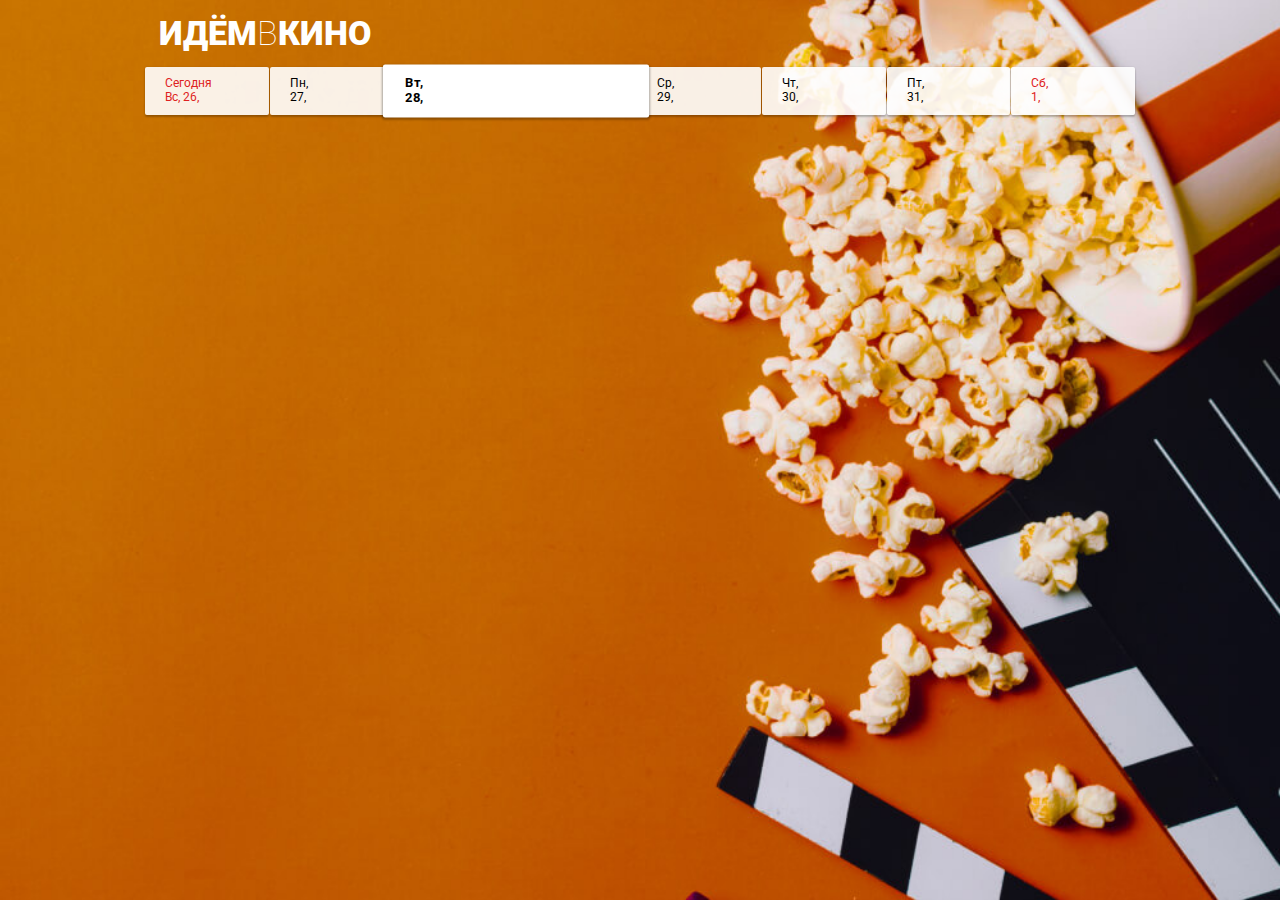
<file: index.html>
<!DOCTYPE html>
<html lang="ru">

<head>
  <meta charset="UTF-8">
  <meta name="viewport" content="width=device-width, initial-scale=1.0">
  <link href="https://cdn.jsdelivr.net/npm/bootstrap@5.0.2/dist/css/bootstrap.min.css" rel="stylesheet" integrity="sha384-EVSTQN3/azprG1Anm3QDgpJLIm9Nao0Yz1ztcQTwFspd3yD65VohhpuuCOmLASjC" crossorigin="anonymous">
  <script src="https://cdn.jsdelivr.net/npm/bootstrap@5.0.2/dist/js/bootstrap.bundle.min.js" integrity="sha384-MrcW6ZMFYlzcLA8Nl+NtUVF0sA7MsXsP1UyJoMp4YLEuNSfAP+JcXn/tWtIaxVXM" crossorigin="anonymous"></script>

  <meta http-equiv="X-UA-Compatible" content="ie=edge">
  <title>ИдёмВКино</title>
  <link rel="stylesheet" href="css/normalize.css">
  <link rel="stylesheet" href="css/styles.css">
  <link href="https://fonts.googleapis.com/css?family=Roboto:100,300,400,500,700,900&amp;subset=cyrillic,cyrillic-ext,latin-ext" rel="stylesheet">
</head>

<body>
  <header class="page-header">
    <h1 class="page-header__title">Идём<span>в</span>кино</h1>
  </header>

  <nav class="page-nav">
    <a class="page-nav__day page-nav__day_today" href="#">
      <span class="page-nav__day-week">Пн</span><span class="page-nav__day-number">31</span>
    </a>
    <a class="page-nav__day" href="#">
      <span class="page-nav__day-week">Вт</span><span class="page-nav__day-number">1</span>
    </a>
    <a class="page-nav__day page-nav__day_chosen" href="#">
      <span class="page-nav__day-week">Ср</span><span class="page-nav__day-number">2</span>
    </a>
    <a class="page-nav__day" href="#">
      <span class="page-nav__day-week">Чт</span><span class="page-nav__day-number">3</span>
    </a>
    <a class="page-nav__day" href="#">
      <span class="page-nav__day-week">Пт</span><span class="page-nav__day-number">4</span>
    </a>
    <a class="page-nav__day page-nav__day_weekend" href="#">
      <span class="page-nav__day-week">Сб</span><span class="page-nav__day-number">5</span>
    </a>
    <a class="page-nav__day page-nav__day_weekend" href="#">
      <span class="page-nav__day-week">Вс</span><span class="page-nav__day-number">6</span>
    </a>
  </nav>

  <main>
    <!--<section class="movie">
      <div class="movie__info">
        <div class="movie__poster">
          <img class="movie__poster-image" alt="Звёздные войны постер" src="i/poster1.jpg">
        </div>
        <div class="movie__description">
          <h2 class="movie__title">Звёздные войны XXIII: Атака клонированных клонов</h2>
          <p class="movie__synopsis">Две сотни лет назад малороссийские хутора разоряла шайка нехристей-ляхов во главе с могущественным колдуном.</p>
          <p class="movie__data">
            <span class="movie__data-duration">130 минут</span>
            <span class="movie__data-origin">США</span>
          </p>
        </div>
      </div>  

      <div class="movie-seances__hall">
        <h3 class="movie-seances__hall-title">Зал 1</h3>
        <ul class="movie-seances__list">
          <li class="movie-seances__time-block"><a class="movie-seances__time" href="hall.html">10:20</a></li>
          <li class="movie-seances__time-block"><a class="movie-seances__time" href="hall.html">14:10</a></li>
          <li class="movie-seances__time-block"><a class="movie-seances__time" href="hall.html">18:40</a></li>
          <li class="movie-seances__time-block"><a class="movie-seances__time" href="hall.html">22:00</a></li>
        </ul>
      </div>
      <div class="movie-seances__hall">
        <h3 class="movie-seances__hall-title">Зал 2</h3>
        <ul class="movie-seances__list">
          <li class="movie-seances__time-block"><a class="movie-seances__time" href="hall.html">11:15</a></li>
          <li class="movie-seances__time-block"><a class="movie-seances__time" href="hall.html">14:40</a></li>
          <li class="movie-seances__time-block"><a class="movie-seances__time" href="hall.html">16:00</a></li>
          <li class="movie-seances__time-block"><a class="movie-seances__time" href="hall.html">18:30</a></li>
          <li class="movie-seances__time-block"><a class="movie-seances__time" href="hall.html">21:00</a></li>
          <li class="movie-seances__time-block"><a class="movie-seances__time" href="hall.html">23:30</a></li>     
        </ul>
      </div>      
    </section>

    <section class="movie">
      <div class="movie__info">      
        <div class="movie__poster">
          <img class="movie__poster-image" alt="Альфа постер" src="i/poster2.jpg">
        </div>
        <div class="movie__description">        
          <h2 class="movie__title">Альфа</h2>
          <p class="movie__synopsis">20 тысяч лет назад Земля была холодным и неуютным местом, в котором смерть подстерегала человека на каждом шагу.</p>
          <p class="movie__data">
            <span class="movie__data-duration">96 минут</span>
            <span class="movie__data-origin">Франция</span>
          </p>
        </div>    
      </div>  
      <div class="movie-seances__hall">
        <h3 class="movie-seances__hall-title">Зал 1</h3>
        <ul class="movie-seances__list">
          <li class="movie-seances__time-block"><a class="movie-seances__time" href="hall.html">10:20</a></li>
          <li class="movie-seances__time-block"><a class="movie-seances__time" href="hall.html">14:10</a></li>
          <li class="movie-seances__time-block"><a class="movie-seances__time" href="hall.html">18:40</a></li>
          <li class="movie-seances__time-block"><a class="movie-seances__time" href="hall.html">22:00</a></li>
        </ul>
      </div>
      <div class="movie-seances__hall">
        <h3 class="movie-seances__hall-title">Зал 2</h3>
        <ul class="movie-seances__list">
          <li class="movie-seances__time-block"><a class="movie-seances__time" href="hall.html">11:15</a></li>
          <li class="movie-seances__time-block"><a class="movie-seances__time" href="hall.html">14:40</a></li>
          <li class="movie-seances__time-block"><a class="movie-seances__time" href="hall.html">16:00</a></li>
          <li class="movie-seances__time-block"><a class="movie-seances__time" href="hall.html">18:30</a></li>
          <li class="movie-seances__time-block"><a class="movie-seances__time" href="hall.html">21:00</a></li>
          <li class="movie-seances__time-block"><a class="movie-seances__time" href="hall.html">23:30</a></li>     
        </ul>
      </div>      
    </section>   

    <section class="movie">
      <div class="movie__info">      
        <div class="movie__poster">
          <img class="movie__poster-image" alt="Хищник постер" src="i/poster2.jpg">
        </div>
        <div class="movie__description">        
          <h2 class="movie__title">Хищник</h2>
          <p class="movie__synopsis">Самые опасные хищники Вселенной, прибыв из глубин космоса, высаживаются на улицах маленького городка, чтобы начать свою кровавую охоту. Генетически модернизировав себя с помощью ДНК других видов, охотники стали ещё сильнее, умнее и беспощаднее.</p>
          <p class="movie__data">
            <span class="movie__data-duration">101 минута</span>
            <span class="movie__data-origin">Канада, США</span>
          </p>
        </div>    
      </div>  
      <div class="movie-seances__hall">
        <h3 class="movie-seances__hall-title">Зал 1</h3>
        <ul class="movie-seances__list">
          <li class="movie-seances__time-block"><a class="movie-seances__time" href="hall.html">09:00</a></li>
          <li class="movie-seances__time-block"><a class="movie-seances__time" href="hall.html">10:10</a></li>
          <li class="movie-seances__time-block"><a class="movie-seances__time" href="hall.html">12:55</a></li>
          <li class="movie-seances__time-block"><a class="movie-seances__time" href="hall.html">14:15</a></li>
          <li class="movie-seances__time-block"><a class="movie-seances__time" href="hall.html">14:50</a></li>
          <li class="movie-seances__time-block"><a class="movie-seances__time" href="hall.html">16:30</a></li>
          <li class="movie-seances__time-block"><a class="movie-seances__time" href="hall.html">18:00</a></li>
          <li class="movie-seances__time-block"><a class="movie-seances__time" href="hall.html">18:50</a></li>
          <li class="movie-seances__time-block"><a class="movie-seances__time" href="hall.html">19:50</a></li>
          <li class="movie-seances__time-block"><a class="movie-seances__time" href="hall.html">20:55</a></li>
          <li class="movie-seances__time-block"><a class="movie-seances__time" href="hall.html">22:00</a></li>
        </ul>
      </div>     
    </section>-->        
  </main>
  <script src="js/createRequest.js"></script>
  <script src="js/index.js" defer></script>
 </body>
</html>
</file>
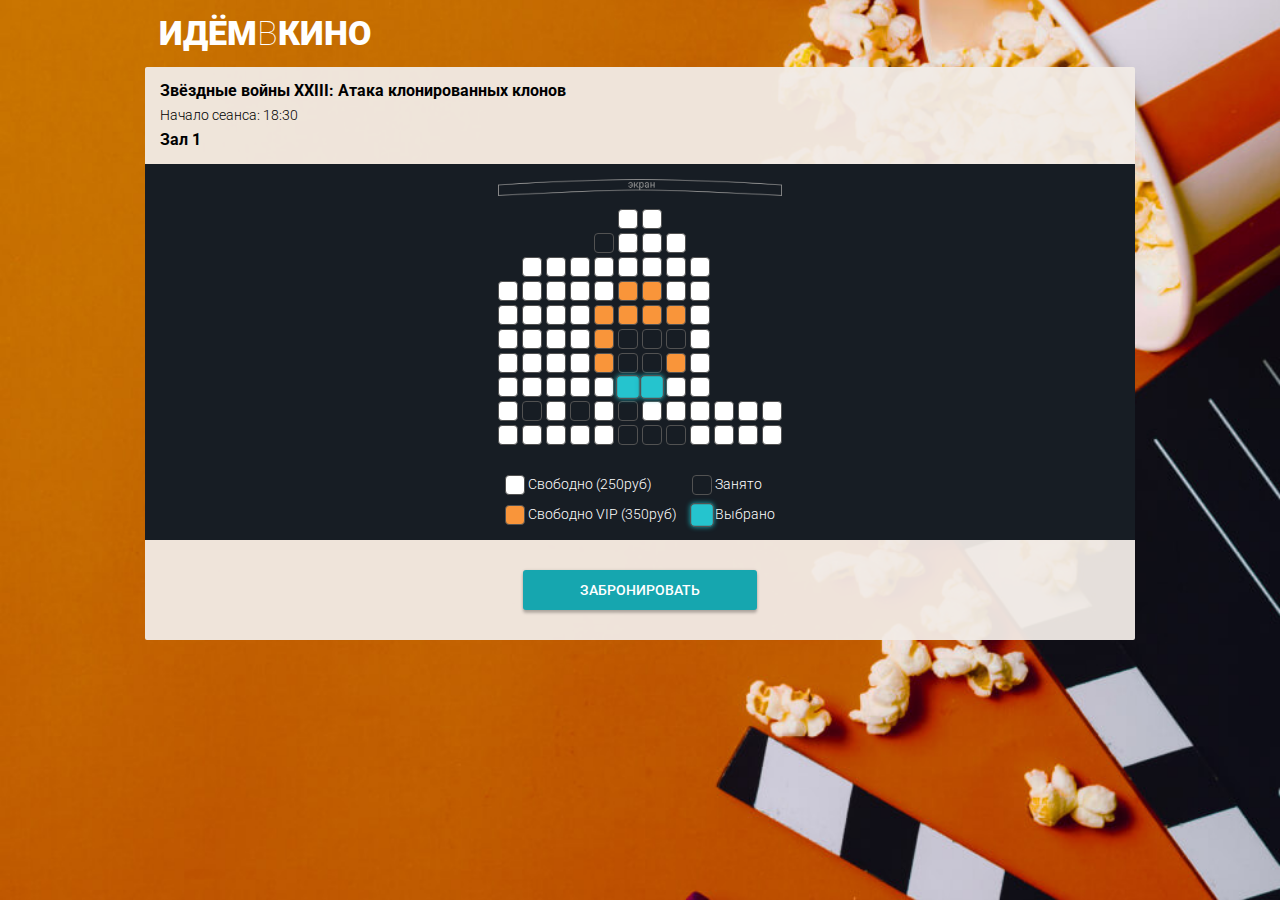
<file: hall.html>
<!DOCTYPE html>
<html lang="ru">

<head>
  <meta charset="UTF-8">
  <meta name="viewport" content="width=device-width, initial-scale=1.0">
  <meta http-equiv="X-UA-Compatible" content="ie=edge">
  <title>ИдёмВКино</title>

  <link rel="stylesheet" href="css/normalize.css">
  <link rel="stylesheet" href="css/styles.css">
  <link href="https://fonts.googleapis.com/css?family=Roboto:100,300,400,500,700,900&amp;subset=cyrillic,cyrillic-ext,latin-ext" rel="stylesheet">
</head>

<body>
  <header class="page-header">
    <h1 class="page-header__title">Идём<span>в</span>кино</h1>
  </header>

  <main>
    <section class="buying">
      <div class="buying__info">
        <div class="buying__info-description">
          <h2 class="buying__info-title">Звёздные войны XXIII: Атака клонированных клонов</h2>
          <p class="buying__info-start">Начало сеанса: 18:30</p>
          <p class="buying__info-hall">Зал 1</p>          
        </div>
        <div class="buying__info-hint">
          <p>Тапните дважды,<br>чтобы увеличить</p>
        </div>
      </div>
      <div class="conf-step">
        <div class="conf-step__wrapper">
          <div class="conf-step__row">
            <span class="conf-step__chair conf-step__chair_disabled"></span><span class="conf-step__chair conf-step__chair_disabled"></span>
            <span class="conf-step__chair conf-step__chair_disabled"></span><span class="conf-step__chair conf-step__chair_disabled"></span>
              <span class="conf-step__chair conf-step__chair_disabled"></span><span class="conf-step__chair conf-step__chair_standart"></span>
              <span class="conf-step__chair conf-step__chair_standart"></span><span class="conf-step__chair conf-step__chair_disabled"></span>
              <span class="conf-step__chair conf-step__chair_disabled"></span><span class="conf-step__chair conf-step__chair_disabled"></span>
            <span class="conf-step__chair conf-step__chair_disabled"></span><span class="conf-step__chair conf-step__chair_disabled"></span>
            </div>  

            <div class="conf-step__row">
              <span class="conf-step__chair conf-step__chair_disabled"></span><span class="conf-step__chair conf-step__chair_disabled"></span>
              <span class="conf-step__chair conf-step__chair_disabled"></span><span class="conf-step__chair conf-step__chair_disabled"></span>
              <span class="conf-step__chair conf-step__chair_taken"></span><span class="conf-step__chair conf-step__chair_standart"></span>
              <span class="conf-step__chair conf-step__chair_standart"></span><span class="conf-step__chair conf-step__chair_standart"></span>
              <span class="conf-step__chair conf-step__chair_disabled"></span><span class="conf-step__chair conf-step__chair_disabled"></span>
              <span class="conf-step__chair conf-step__chair_disabled"></span><span class="conf-step__chair conf-step__chair_disabled"></span>
            </div>  

            <div class="conf-step__row">
              <span class="conf-step__chair conf-step__chair_disabled"></span><span class="conf-step__chair conf-step__chair_standart"></span>
              <span class="conf-step__chair conf-step__chair_standart"></span><span class="conf-step__chair conf-step__chair_standart"></span>
              <span class="conf-step__chair conf-step__chair_standart"></span><span class="conf-step__chair conf-step__chair_standart"></span>
              <span class="conf-step__chair conf-step__chair_standart"></span><span class="conf-step__chair conf-step__chair_standart"></span>
              <span class="conf-step__chair conf-step__chair_standart"></span><span class="conf-step__chair conf-step__chair_disabled"></span>
              <span class="conf-step__chair conf-step__chair_disabled"></span><span class="conf-step__chair conf-step__chair_disabled"></span>
            </div>  

            <div class="conf-step__row">
              <span class="conf-step__chair conf-step__chair_standart"></span><span class="conf-step__chair conf-step__chair_standart"></span>
              <span class="conf-step__chair conf-step__chair_standart"></span><span class="conf-step__chair conf-step__chair_standart"></span>
              <span class="conf-step__chair conf-step__chair_standart"></span><span class="conf-step__chair conf-step__chair_vip"></span>
              <span class="conf-step__chair conf-step__chair_vip"></span><span class="conf-step__chair conf-step__chair_standart"></span>
              <span class="conf-step__chair conf-step__chair_standart"></span><span class="conf-step__chair conf-step__chair_disabled"></span>
              <span class="conf-step__chair conf-step__chair_disabled"></span><span class="conf-step__chair conf-step__chair_disabled"></span>
            </div>  

            <div class="conf-step__row">
              <span class="conf-step__chair conf-step__chair_standart"></span><span class="conf-step__chair conf-step__chair_standart"></span>
              <span class="conf-step__chair conf-step__chair_standart"></span><span class="conf-step__chair conf-step__chair_standart"></span>
              <span class="conf-step__chair conf-step__chair_vip"></span><span class="conf-step__chair conf-step__chair_vip"></span>
              <span class="conf-step__chair conf-step__chair_vip"></span><span class="conf-step__chair conf-step__chair_vip"></span>
              <span class="conf-step__chair conf-step__chair_standart"></span><span class="conf-step__chair conf-step__chair_disabled"></span>
              <span class="conf-step__chair conf-step__chair_disabled"></span><span class="conf-step__chair conf-step__chair_disabled"></span>
            </div>  

            <div class="conf-step__row">
              <span class="conf-step__chair conf-step__chair_standart"></span><span class="conf-step__chair conf-step__chair_standart"></span>
              <span class="conf-step__chair conf-step__chair_standart"></span><span class="conf-step__chair conf-step__chair_standart"></span>
              <span class="conf-step__chair conf-step__chair_vip"></span><span class="conf-step__chair conf-step__chair_taken"></span>
              <span class="conf-step__chair conf-step__chair_taken"></span><span class="conf-step__chair conf-step__chair_taken"></span>
              <span class="conf-step__chair conf-step__chair_standart"></span><span class="conf-step__chair conf-step__chair_disabled"></span>
              <span class="conf-step__chair conf-step__chair_disabled"></span><span class="conf-step__chair conf-step__chair_disabled"></span>
            </div>  

            <div class="conf-step__row">
              <span class="conf-step__chair conf-step__chair_standart"></span><span class="conf-step__chair conf-step__chair_standart"></span>
              <span class="conf-step__chair conf-step__chair_standart"></span><span class="conf-step__chair conf-step__chair_standart"></span>
              <span class="conf-step__chair conf-step__chair_vip"></span><span class="conf-step__chair conf-step__chair_taken"></span>
              <span class="conf-step__chair conf-step__chair_taken"></span><span class="conf-step__chair conf-step__chair_vip"></span>
              <span class="conf-step__chair conf-step__chair_standart"></span><span class="conf-step__chair conf-step__chair_disabled"></span>
              <span class="conf-step__chair conf-step__chair_disabled"></span><span class="conf-step__chair conf-step__chair_disabled"></span>
            </div>  

            <div class="conf-step__row">
              <span class="conf-step__chair conf-step__chair_standart"></span><span class="conf-step__chair conf-step__chair_standart"></span>
              <span class="conf-step__chair conf-step__chair_standart"></span><span class="conf-step__chair conf-step__chair_standart"></span>
              <span class="conf-step__chair conf-step__chair_standart"></span><span class="conf-step__chair conf-step__chair_selected"></span>
              <span class="conf-step__chair conf-step__chair_selected"></span><span class="conf-step__chair conf-step__chair_standart"></span>
              <span class="conf-step__chair conf-step__chair_standart"></span><span class="conf-step__chair conf-step__chair_disabled"></span>
              <span class="conf-step__chair conf-step__chair_disabled"></span><span class="conf-step__chair conf-step__chair_disabled"></span>
            </div>  

            <div class="conf-step__row">
              <span class="conf-step__chair conf-step__chair_standart"></span><span class="conf-step__chair conf-step__chair_taken"></span>
              <span class="conf-step__chair conf-step__chair_standart"></span><span class="conf-step__chair conf-step__chair_taken"></span>
              <span class="conf-step__chair conf-step__chair_standart"></span><span class="conf-step__chair conf-step__chair_taken"></span>
              <span class="conf-step__chair conf-step__chair_standart"></span><span class="conf-step__chair conf-step__chair_standart"></span>
              <span class="conf-step__chair conf-step__chair_standart"></span><span class="conf-step__chair conf-step__chair_standart"></span>
              <span class="conf-step__chair conf-step__chair_standart"></span><span class="conf-step__chair conf-step__chair_standart"></span>
            </div>  

            <div class="conf-step__row">
              <span class="conf-step__chair conf-step__chair_standart"></span><span class="conf-step__chair conf-step__chair_standart"></span>
              <span class="conf-step__chair conf-step__chair_standart"></span><span class="conf-step__chair conf-step__chair_standart"></span>
              <span class="conf-step__chair conf-step__chair_standart"></span><span class="conf-step__chair conf-step__chair_taken"></span>
              <span class="conf-step__chair conf-step__chair_taken"></span><span class="conf-step__chair conf-step__chair_taken"></span>
              <span class="conf-step__chair conf-step__chair_standart"></span><span class="conf-step__chair conf-step__chair_standart"></span>
              <span class="conf-step__chair conf-step__chair_standart"></span><span class="conf-step__chair conf-step__chair_standart"></span>
            </div>
        </div>
        <div class="conf-step__legend">
          <div class="col">
            <p class="conf-step__legend-price"><span class="conf-step__chair conf-step__chair_standart"></span> Свободно (<span class="conf-step__legend-value price-standart">250</span>руб)</p>
            <p class="conf-step__legend-price"><span class="conf-step__chair conf-step__chair_vip"></span> Свободно VIP (<span class="conf-step__legend-value price-vip">350</span>руб)</p>            
          </div>
          <div class="col">
            <p class="conf-step__legend-price"><span class="conf-step__chair conf-step__chair_taken"></span> Занято</p>
            <p class="conf-step__legend-price"><span class="conf-step__chair conf-step__chair_selected"></span> Выбрано</p>                    
          </div>
        </div>
      </div>
      <button class="acceptin-button"  >Забронировать</button>
    </section>     
  </main>
  <script src="js/createRequest.js"></script>
  <script src="js/hall.js" defer></script>
</body>
</html>
</file>
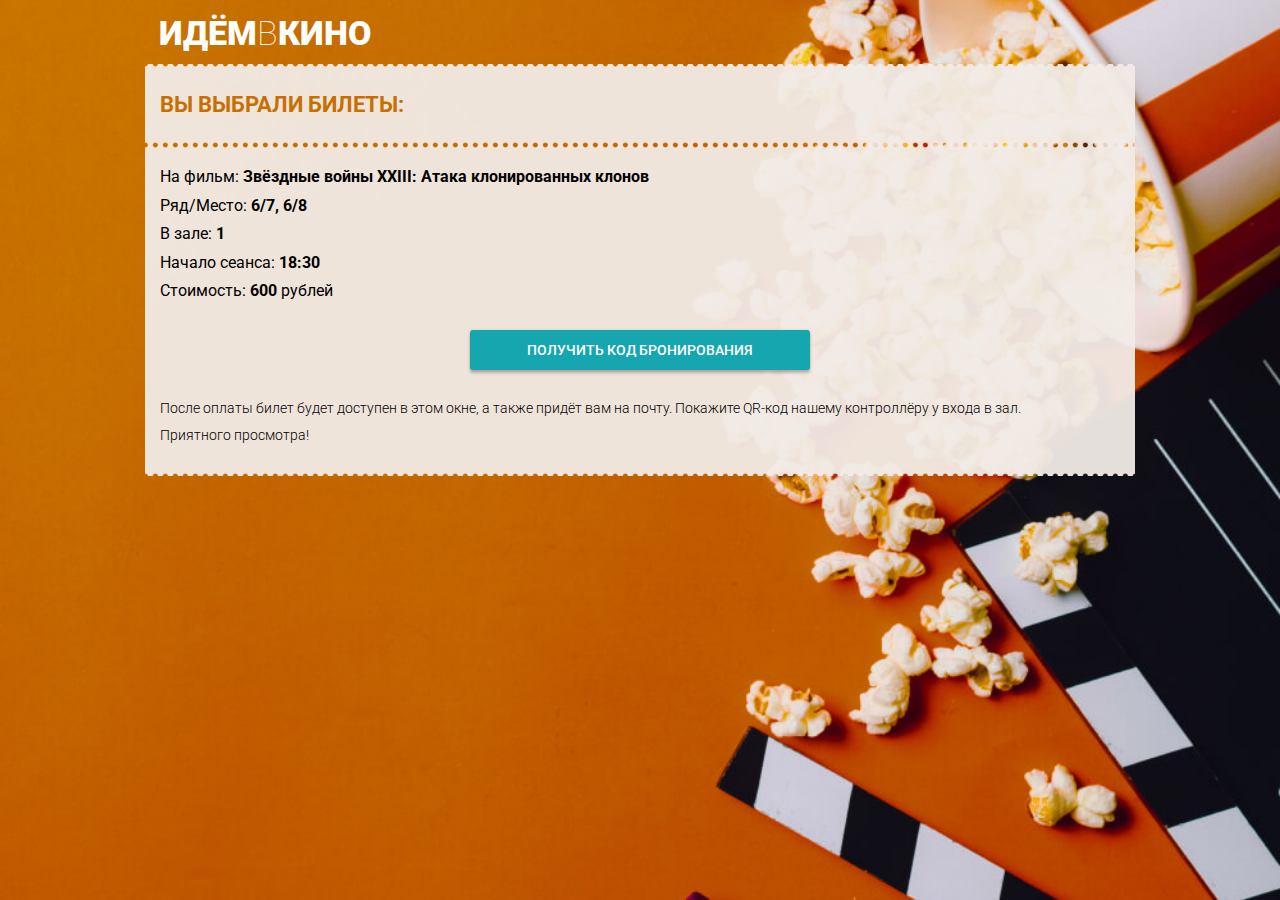
<file: payment.html>
<!DOCTYPE html>
<html lang="ru">
  <head>
    <meta charset="UTF-8" />
    <meta name="viewport" content="width=device-width, initial-scale=1.0" />
    <meta http-equiv="X-UA-Compatible" content="ie=edge" />
    <title>ИдёмВКино</title>

    <link rel="stylesheet" href="css/normalize.css" />
    <link rel="stylesheet" href="css/styles.css" />
    <link
      href="https://fonts.googleapis.com/css?family=Roboto:100,300,400,500,700,900&amp;subset=cyrillic,cyrillic-ext,latin-ext"
      rel="stylesheet"
    />
  </head>

  <body>
    <header class="page-header">
      <h1 class="page-header__title">Идём<span>в</span>кино</h1>
    </header>

    <main>
      <section class="ticket">
        <header class="tichet__check">
          <h2 class="ticket__check-title">Вы выбрали билеты:</h2>
        </header>

        <div class="ticket__info-wrapper">
          <p class="ticket__info">
            На фильм:
            <span class="ticket__details ticket__title"
              >Звёздные войны XXIII: Атака клонированных клонов</span
            >
          </p>
          <p class="ticket__info">
            Ряд/Место:
            <span class="ticket__details ticket__chairs">6/7, 6/8</span>
          </p>
          <p class="ticket__info">
            В зале: <span class="ticket__details ticket__hall">1</span>
          </p>
          <p class="ticket__info">
            Начало сеанса:
            <span class="ticket__details ticket__start">18:30</span>
          </p>
          <p class="ticket__info">
            Стоимость:
            <span class="ticket__details ticket__cost">600</span> рублей
          </p>

          <button class="acceptin-button" onclick="location.href='ticket.html'">
            Получить код бронирования
          </button>

          <p class="ticket__hint">
            После оплаты билет будет доступен в этом окне, а также придёт вам на
            почту. Покажите QR-код нашему контроллёру у входа в зал.
          </p>
          <p class="ticket__hint">Приятного просмотра!</p>
        </div>
      </section>
    </main>
    <script src="js/createRequest.js"></script>
    <script src="js/payment.js" defer></script>
  </body>
</html>
</file>
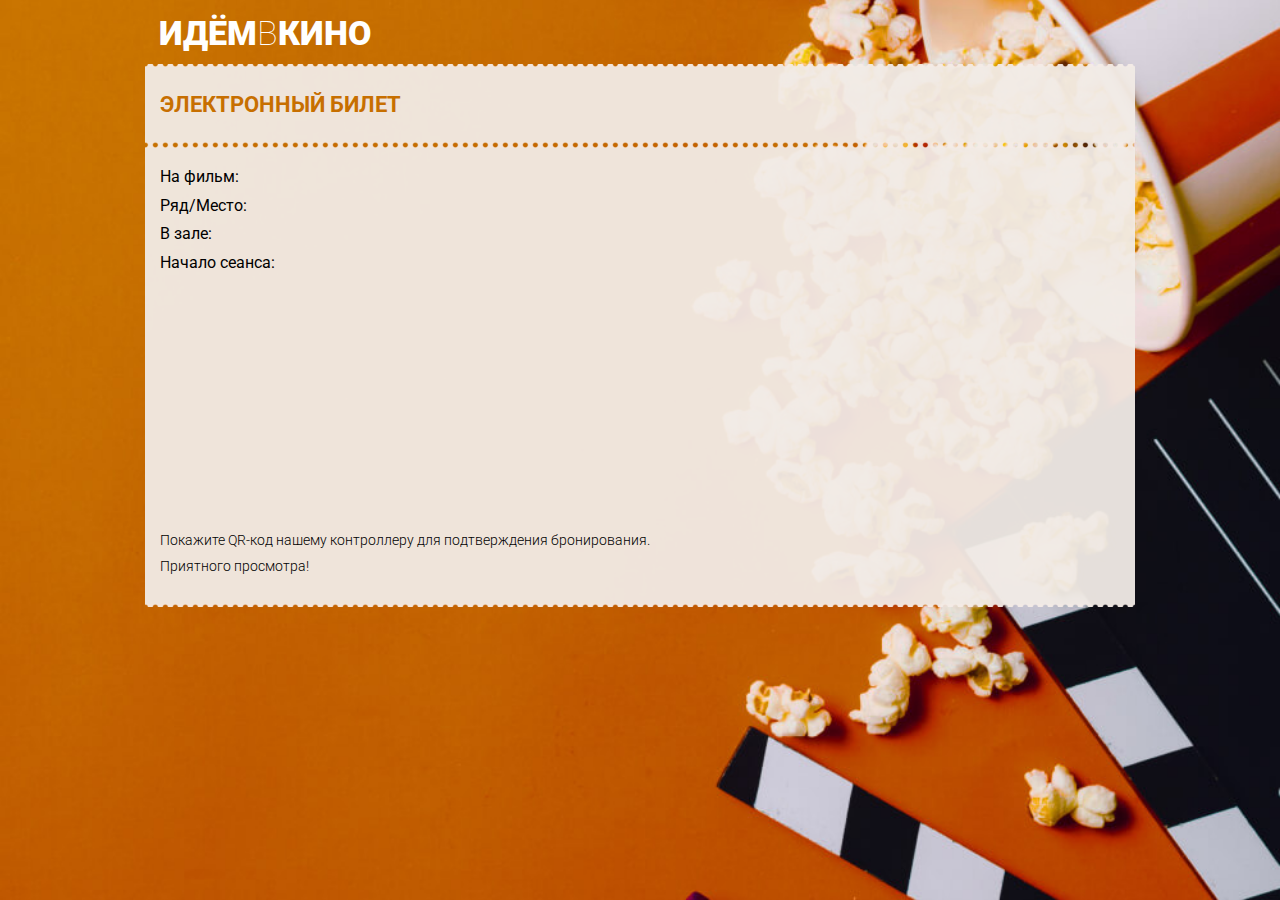
<file: ticket.html>
<!DOCTYPE html>
<html lang="ru">
  <head>
    <meta charset="UTF-8" />
    <meta name="viewport" content="width=device-width, initial-scale=1.0" />

  <link href="https://cdn.jsdelivr.net/npm/bootstrap@5.0.2/dist/css/bootstrap.min.css" rel="stylesheet" integrity="sha384-EVSTQN3/azprG1Anm3QDgpJLIm9Nao0Yz1ztcQTwFspd3yD65VohhpuuCOmLASjC" crossorigin="anonymous">
  <script src="https://cdn.jsdelivr.net/npm/bootstrap@5.0.2/dist/js/bootstrap.bundle.min.js" integrity="sha384-MrcW6ZMFYlzcLA8Nl+NtUVF0sA7MsXsP1UyJoMp4YLEuNSfAP+JcXn/tWtIaxVXM" crossorigin="anonymous"></script>
    <meta http-equiv="X-UA-Compatible" content="ie=edge" />
    <title>ИдёмВКино</title>
    <link rel="stylesheet" href="css/normalize.css" />
    <link rel="stylesheet" href="css/styles.css" />
    <link
      href="https://fonts.googleapis.com/css?family=Roboto:100,300,400,500,700,900&amp;subset=cyrillic,cyrillic-ext,latin-ext"
      rel="stylesheet"
    />
  </head>

  <body>
    <header class="page-header">
      <h1 class="page-header__title">Идём<span>в</span>кино</h1>
    </header>

    <main>
      <section class="ticket">
        <header class="tichet__check">
          <h2 class="ticket__check-title">Электронный билет</h2>
        </header>

        <div class="ticket__info-wrapper">
          <p class="ticket__info">
            На фильм: <span class="ticket__details ticket__title"></span>
          </p>
          <p class="ticket__info">
            Ряд/Место: <span class="ticket__details ticket__chairs"></span>
          </p>
          <p class="ticket__info">
            В зале: <span class="ticket__details ticket__hall"></span>
          </p>
          <p class="ticket__info">
            Начало сеанса: <span class="ticket__details ticket__start"></span>
          </p>

          <div class="ticket__info-qr"></div>

          <p class="ticket__hint">
            Покажите QR-код нашему контроллеру для подтверждения бронирования.
          </p>
          <p class="ticket__hint">Приятного просмотра!</p>
        </div>
      </section>
    </main>
    <script src="js/QRCreator.js" defer></script>
    <script src="js/ticket.js" defer></script>
  </body>
</html>
</file>
<file: css/styles.css>
@charset "UTF-8";
* {
  margin: 0;
  padding: 0;
  box-sizing: border-box;
}

html {
  font-family: "Roboto", sans-serif;
  font-size: 62.5%;
}

body {
  background-image: url("../i/background.jpg");
  background-size: cover;
  background-attachment: fixed;
  background-position: right;
}

.page-header {
  padding: 1.4rem;
}

.page-header__title {
  margin: 0;
  font-weight: 900;
  font-size: 3.4rem;
  color: #FFFFFF;
  text-transform: uppercase;
}
.page-header__title span {
  font-weight: 100;
}

/* ~~~~~~~~~~~~ Главная ~~~~~~~~~~~~ */
.page-nav {
  position: sticky;
  top: 2px;
  padding-bottom: 1rem;
  display: flex;
  flex-wrap: nowrap;
  align-items: stretch;
  color: #000000;
  z-index: 10;
}
.page-nav .page-nav__day {
  flex-basis: calc(100% / 8);
  font-size: 1.2rem;
  padding: 1rem;
  background: rgba(255, 255, 255, 0.9);
  box-shadow: 0px 2px 2px rgba(0, 0, 0, 0.24), 0px 0px 2px rgba(0, 0, 0, 0.12);
  border-radius: 2px;
  text-decoration: none;
  color: #000000;
}
.page-nav .page-nav__day + .page-nav__day {
  margin-left: 1px;
}
.page-nav .page-nav__day .page-nav__day-week::after {
  content: ',';
}
.page-nav .page-nav__day .page-nav__day-number::before {
  content: ' ';
}
.page-nav .page-nav__day .page-nav__day-week, .page-nav .page-nav__day .page-nav__day-number {
  display: block;
}
.page-nav .page-nav__day_chosen {
  flex-grow: 1;
  background-color: #FFFFFF;
  font-weight: 700;
  transform: scale(1.1);
}
.page-nav .page-nav__day_weekend {
  color: #DE2121;
}
.page-nav .page-nav__day_next {
  text-align: center;
}
.page-nav .page-nav__day_next::before {
  content: '>';
  font-family: monospace;
  font-weight: 700;
  font-size: 2.4rem;
}
.page-nav .page-nav__day_today .page-nav__day-week::before {
  content: 'Сегодня';
  display: block;
}
.page-nav .page-nav__day_today .page-nav__day-week, .page-nav .page-nav__day_today .page-nav__day-number {
  display: inline;
}

.movie {
  position: relative;
  padding: 1.5rem;
  margin-top: 3rem;
  background: rgba(241, 235, 230, 0.95);
  color: #000000;
}
.movie .movie__info {
  display: flex;
}
.movie .movie__poster {
  position: relative;
  width: 12.5rem;
  height: 17.5rem;
  /*    left: 1.5rem;
      top: -1.5rem;*/
}
.movie .movie__poster .movie__poster-image {
  position: relative;
  top: -3rem;
  width: 12.5rem;
  height: 17.5rem;
}
.movie .movie__poster::after {
  content: '';
  display: block;
  position: absolute;
  right: -0.7rem;
  top: -3rem;
  border: 1.5rem solid transparent;
  border-bottom: 0 solid transparent;
  border-right: 0 solid transparent;
  border-left: 0.7rem solid #772720;
}
.movie .movie__description {
  flex-grow: 1;
  padding-left: 1.5rem;
}
.movie .movie__title {
  font-weight: 700;
  font-size: 1.6rem;
}
.movie .movie__synopsis {
  font-size: 1.4rem;
  margin-top: 1rem;
}
.movie .movie__data {
  font-size: 1.4rem;
  font-weight: 300;
  margin-top: 1rem;
}
.movie .movie-seances__hall + .movie-seances__hall {
  margin-top: 2rem;
}
.movie .movie-seances__hall .movie-seances__hall-title {
  font-weight: 700;
  font-size: 1.6rem;
}
.movie .movie-seances__hall .movie-seances__list {
  margin-top: 0.7rem;
  font-size: 0;
}
.movie .movie-seances__hall .movie-seances__time-block {
  display: inline-block;
  margin-bottom: 4px;
}
.movie .movie-seances__hall .movie-seances__time-block:nth-last-of-type(n + 1) {
  margin-right: 4px;
}
.movie .movie-seances__hall .movie-seances__time {
  display: block;
  padding: 8px;
  box-shadow: 0px 2px 2px rgba(0, 0, 0, 0.24), 0px 0px 2px rgba(0, 0, 0, 0.12);
  border-radius: 2px;
  background-color: #FFFFFF;
  color: #000000;
  text-decoration: none;
  font-size: 1.5rem;
}

/* ~~~~~~~~~~~~ Кинозал ~~~~~~~~~~~~ */
.acceptin-button {
  display: block;
  margin: 3rem auto 0;
  box-shadow: 0px 3px 3px rgba(0, 0, 0, 0.24), 0px 0px 3px rgba(0, 0, 0, 0.12);
  border-radius: 3px;
  border: none;
  padding: 12px 57px;
  text-transform: uppercase;
  font-weight: 500;
  font-size: 1.4rem;
  background-color: #16A6AF;
  color: #FFFFFF;
}

.buying {
  background-color: rgba(241, 235, 230, 0.95);
  padding-bottom: 3rem;
}

.buying__info {
  display: flex;
  align-items: center;
  justify-content: space-between;
  padding: 1.5rem;
}
.buying__info .buying__info-description {
  padding-right: 1.5rem;
}
.buying__info .buying__info-title, .buying__info .buying__info-hall {
  font-size: 1.6rem;
  font-weight: 700;
}
.buying__info .buying__info-start {
  font-size: 1.4rem;
  font-weight: 300;
  margin: 0.7rem 0;
}
.buying__info .buying__info-hint {
  position: relative;
  font-weight: 300;
  font-size: 1.4rem;
  text-align: center;
}
.buying__info .buying__info-hint p {
  position: relative;
  width: 10rem;
}
.buying__info .buying__info-hint p::before {
  content: '';
  position: absolute;
  left: -1rem;
  top: calc(50% - 1.6rem);
  display: block;
  width: 2.4rem;
  height: 3.2rem;
  background-image: url(../i/hint.png);
  background-size: 2.4rem 3.2rem;
}

.conf-step {
  text-align: center;
  background-color: #171D24;
  padding: 1.5rem 3rem 1.5rem;
}

.conf-step__wrapper {
  font-size: 0;
  display: inline-block;
  background-image: url(../i/screen.png);
  background-position: top;
  background-repeat: no-repeat;
  background-size: 100%;
  padding-top: 3rem;
}
.conf-step__wrapper::before {
  content: '';
}

.conf-step__row + .conf-step__row {
  margin-top: 4px;
}

.conf-step__chair {
  display: inline-block;
  vertical-align: middle;
  width: 2rem;
  height: 2rem;
  border: 1px solid #525252;
  box-sizing: border-box;
  border-radius: 4px;
}
.conf-step__chair:not(:first-of-type) {
  margin-left: 4px;
}

.conf-step__chair_disabled {
  opacity: 0;
}

.conf-step__chair_standart {
  background-color: #FFFFFF;
}

.conf-step__chair_vip {
  background-color: #F9953A;
}

.conf-step__chair_taken {
  background-color: transparent;
}

.conf-step__chair_selected {
  background-color: #25C4CE;
  box-shadow: 0px 0px 4px #16A6AF;
  transform: scale(1.2);
}

.conf-step__legend {
  padding-top: 3rem;
  font-size: 1.4rem;
  font-weight: 300;
  color: #FFFFFF;
  display: flex;
  flex-wrap: nowrap;
  text-align: left;
}
.conf-step__legend .col {
  max-width: 25rem;
}
.conf-step__legend .col:first-of-type {
  padding-right: 1.5rem;
  margin-left: auto;
}
.conf-step__legend .col:last-of-type {
  margin-right: auto;
}
.conf-step__legend .conf-step__legend-price + .conf-step__legend-price {
  margin-top: 1rem;
}

/* ~~~~~~~~~~~~ Билет ~~~~~~~~~~~~ */
.tichet__check, .ticket__info-wrapper {
  padding-left: 1.5rem;
  padding-right: 1.5rem;
  background-color: rgba(241, 235, 230, 0.95);
}

.tichet__check {
  position: relative;
  padding-top: 2.5rem;
  padding-bottom: 2.5rem;
}
.tichet__check::before {
  content: '';
  display: block;
  position: absolute;
  top: -3px;
  left: 0;
  right: 0;
  height: 3px;
  background-image: url(../i/border-top.png);
  background-size: 10px 3px;
}
.tichet__check::after {
  content: '';
  display: block;
  position: absolute;
  bottom: -3px;
  left: 0;
  right: 0;
  height: 3px;
  background-image: url(../i/border-bottom.png);
  background-size: 10px 3px;
}

.ticket__info-wrapper {
  position: relative;
  margin-top: 6px;
  padding-top: 2rem;
  padding-bottom: 3rem;
}
.ticket__info-wrapper::before {
  content: '';
  display: block;
  position: absolute;
  top: -3px;
  left: 0;
  right: 0;
  height: 3px;
  background-image: url(../i/border-top.png);
  background-size: 10px 3px;
}
.ticket__info-wrapper::after {
  content: '';
  display: block;
  position: absolute;
  bottom: -3px;
  left: 0;
  right: 0;
  height: 3px;
  background-image: url(../i/border-bottom.png);
  background-size: 10px 3px;
}

.ticket__check-title {
  font-weight: 700;
  font-size: 2.2rem;
  text-transform: uppercase;
  color: #C76F00;
}

.ticket__info {
  font-size: 1.6rem;
  color: #000000;
}
.ticket__info + .ticket__info {
  margin-top: 1rem;
}

.ticket__details {
  font-weight: 700;
}

.ticket__hint {
  font-weight: 300;
  font-size: 1.4rem;
  margin-top: 3rem;
}
.ticket__hint + .ticket__hint {
  margin-top: 1rem;
}

.ticket__info-qr {
  display: block;
  margin: 3rem auto 0;
  width: 20rem;
  height: 20rem;
}

@media screen and (min-width: 479px) {
  .page-nav .page-nav__day {
    padding: 1rem 2rem;
  }
}
@media screen and (min-width: 990px) {
  .page-header, nav, main {
    width: 990px;
    margin: auto;
  }

  .movie, .buying {
    border-radius: 2px;
  }

  .buying__info-hint {
    display: none;
  }
}

/*================================================================*/

.movie .movie-seances__hall .acceptin-button-disabled {
 background-color: #888888;
 pointer-events: none
}

.acceptin-button:disabled {
  background-color: #888888;
  pointer-events: none
 }


/*===================Адаптивная верстка===========================*/

@media screen and (max-width: 1026px) {
  .page-header, nav, main {
    padding: 0 20px 20px 20px; 
  }
  .page-nav .page-nav__day {
    padding: 1rem 2rem;
  }
 }

@media screen and (max-width: 480px) {
  .page-nav  {
    position: static;
    display: grid;
    grid-template-columns: repeat(4, 1fr);
    gap: 5px;
  }

  .movie .movie__info {
    display: flex;
    flex-direction: column;
  }
  
  .movie .movie__poster {
    margin: auto;
    }

  .movie .movie__poster .movie__poster-image {
    width: 14rem;
    height: 19rem;
  }

  .movie .movie__poster::after {
    right: -2.7rem;
  }

  .movie__synopsis {
  width: 100%;
  }
}
</file>
